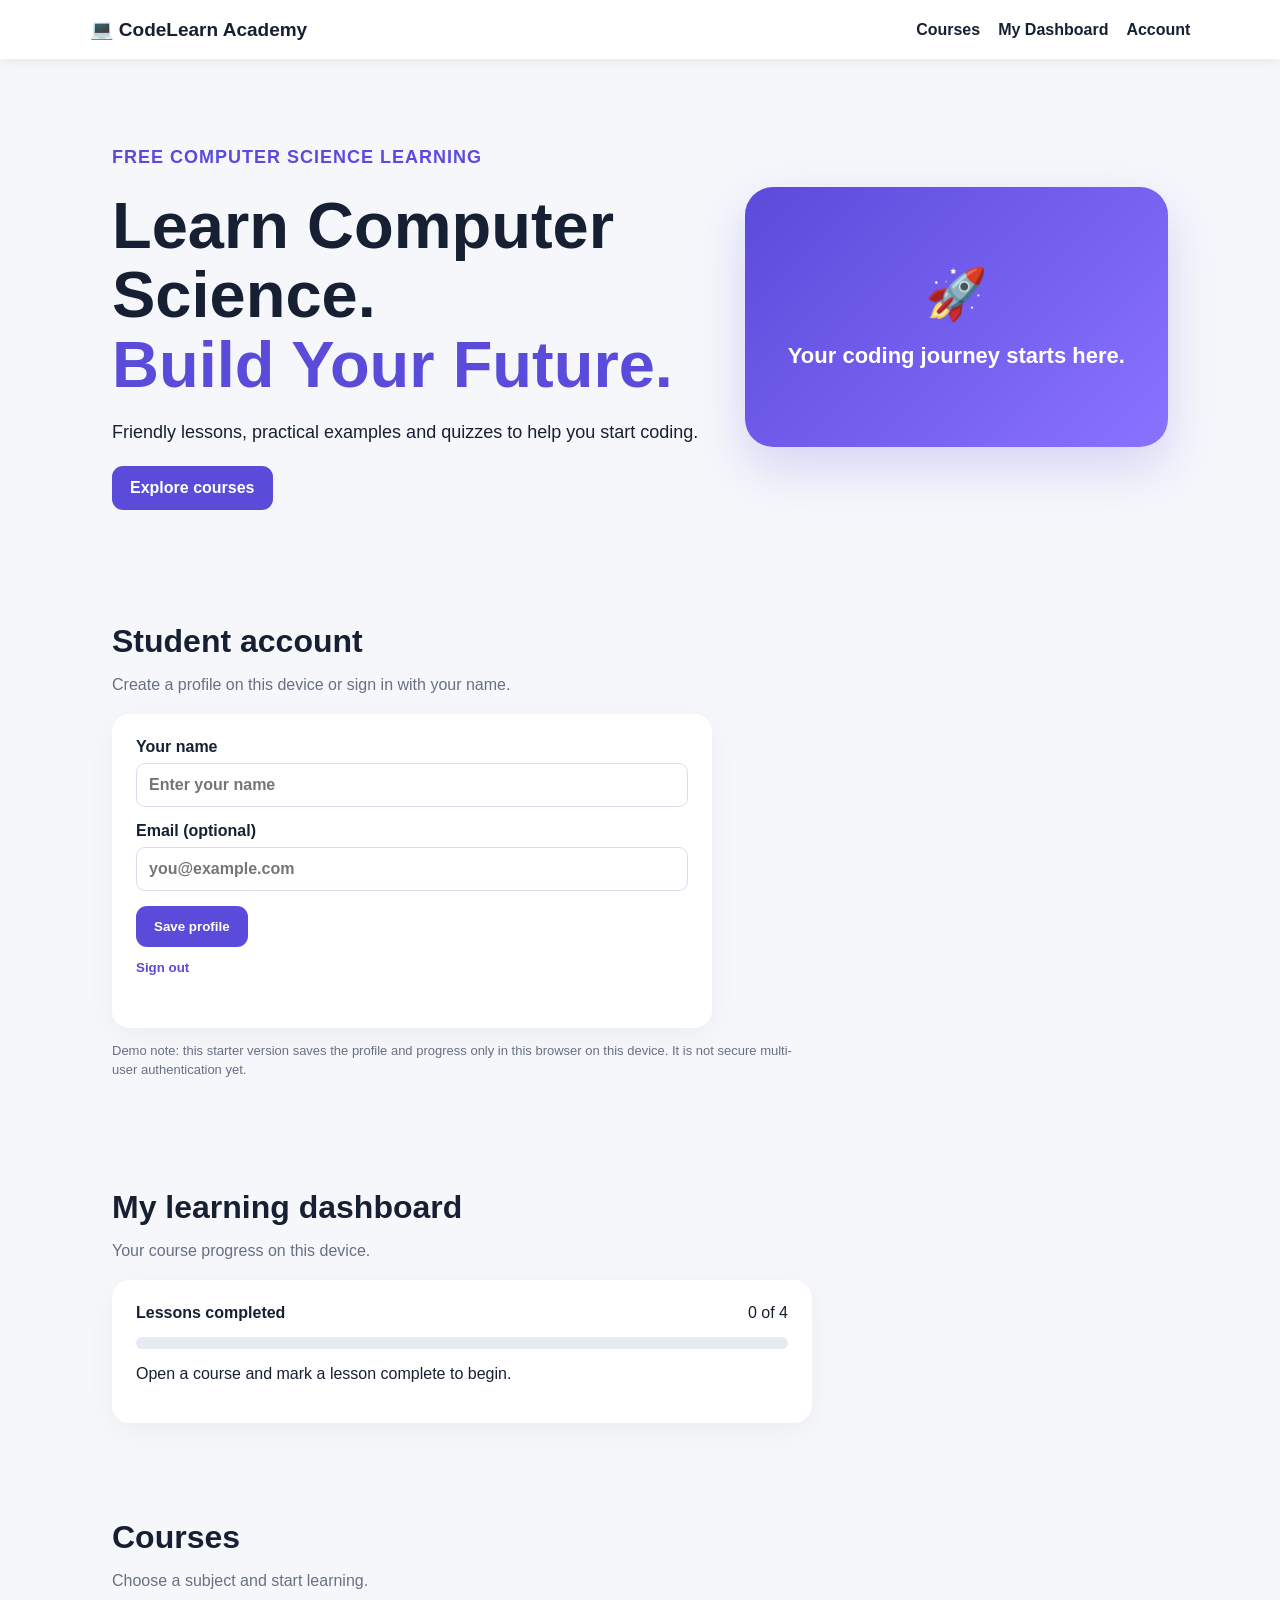
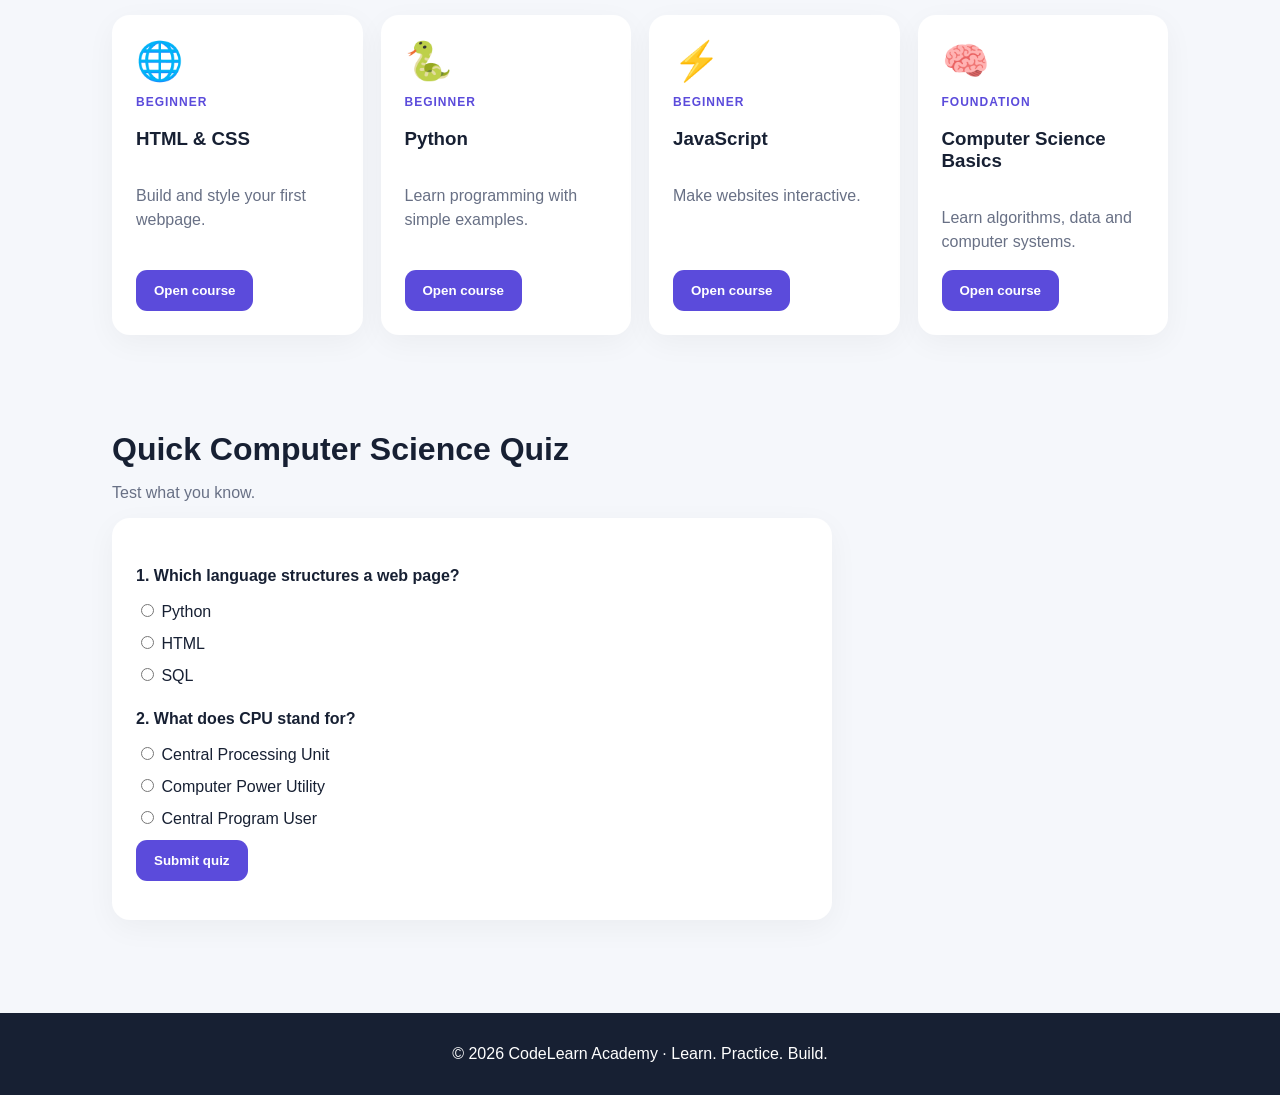
<file: index.html>
<!DOCTYPE html>
<html lang="en">
<head>
<meta charset="UTF-8"><meta name="viewport" content="width=device-width, initial-scale=1">
<title>CodeLearn Academy</title><link rel="stylesheet" href="style.css">
</head>
<body>
<header><a class="logo" href="#home">💻 CodeLearn Academy</a>
<nav><a href="#courses">Courses</a><a href="#dashboard">My Dashboard</a><a href="#account">Account</a></nav></header>
<main>
<section class="hero" id="home"><div><p class="tag">FREE COMPUTER SCIENCE LEARNING</p>
<h1>Learn Computer Science.<br><span>Build Your Future.</span></h1>
<p>Friendly lessons, practical examples and quizzes to help you start coding.</p>
<a class="button" href="#courses">Explore courses</a></div><div class="hero-card">🚀<strong>Your coding journey starts here.</strong></div></section>

<section id="account"><h2>Student account</h2><p class="sub">Create a profile on this device or sign in with your name.</p>
<div class="account-box"><form id="accountForm"><label>Your name<input id="studentName" required placeholder="Enter your name"></label>
<label>Email (optional)<input id="studentEmail" type="email" placeholder="you@example.com"></label>
<button class="button" type="submit">Save profile</button></form><button class="text-button" id="signOut" type="button">Sign out</button><p id="accountMessage" aria-live="polite"></p></div>
<p class="note">Demo note: this starter version saves the profile and progress only in this browser on this device. It is not secure multi-user authentication yet.</p></section>

<section id="dashboard"><h2 id="welcome">My learning dashboard</h2><p class="sub">Your course progress on this device.</p>
<div class="dashboard-card"><div class="progress-head"><strong>Lessons completed</strong><span id="progressCount">0 of 4</span></div><div class="progress-track"><div id="progressBar"></div></div><p id="progressMessage">Open a course and mark a lesson complete to begin.</p></div></section>

<section id="courses"><h2>Courses</h2><p class="sub">Choose a subject and start learning.</p><div class="grid">
<article class="course"><div class="icon">🌐</div><span class="level">BEGINNER</span><h3>HTML & CSS</h3><p>Build and style your first webpage.</p><button onclick="showLesson('HTML & CSS')">Open course</button></article>
<article class="course"><div class="icon">🐍</div><span class="level">BEGINNER</span><h3>Python</h3><p>Learn programming with simple examples.</p><button onclick="showLesson('Python')">Open course</button></article>
<article class="course"><div class="icon">⚡</div><span class="level">BEGINNER</span><h3>JavaScript</h3><p>Make websites interactive.</p><button onclick="showLesson('JavaScript')">Open course</button></article>
<article class="course"><div class="icon">🧠</div><span class="level">FOUNDATION</span><h3>Computer Science Basics</h3><p>Learn algorithms, data and computer systems.</p><button onclick="showLesson('Computer Science Basics')">Open course</button></article>
</div></section>

<section id="lesson" class="lesson hidden"><span class="level">COURSE LESSON</span><h2 id="lessonTitle"></h2><div id="lessonContent"></div>
<div class="lesson-actions"><button class="button" id="completeButton" onclick="completeLesson()">Mark lesson complete ✓</button><button class="secondary" onclick="closeLesson()">Back to courses</button></div><p id="lessonStatus" aria-live="polite"></p></section>

<section id="quiz"><h2>Quick Computer Science Quiz</h2><p class="sub">Test what you know.</p><div class="quiz-box">
<p><strong>1. Which language structures a web page?</strong></p><label><input type="radio" name="q1" value="wrong"> Python</label><label><input type="radio" name="q1" value="correct"> HTML</label><label><input type="radio" name="q1" value="wrong"> SQL</label>
<p><strong>2. What does CPU stand for?</strong></p><label><input type="radio" name="q2" value="correct"> Central Processing Unit</label><label><input type="radio" name="q2" value="wrong"> Computer Power Utility</label><label><input type="radio" name="q2" value="wrong"> Central Program User</label>
<button class="button" onclick="checkQuiz()">Submit quiz</button><div id="result" aria-live="polite"></div></div></section>
</main><footer>© 2026 CodeLearn Academy · Learn. Practice. Build.</footer><script src="script.js"></script>
</body></html>
</file>
<file: style.css>
*{box-sizing:border-box}html{scroll-behavior:smooth;scroll-padding-top:90px}body{margin:0;font-family:Arial,sans-serif;background:#f5f7fb;color:#172033}header{position:sticky;top:0;z-index:10;display:flex;justify-content:space-between;align-items:center;gap:15px;padding:18px 7%;background:#fff;box-shadow:0 2px 12px #00000012}.logo{font-size:19px;font-weight:800;color:#172033;text-decoration:none}nav a{color:#172033;text-decoration:none;margin-left:18px;font-weight:600}main{max-width:1100px;margin:auto;padding:0 22px}.hero{min-height:450px;display:grid;grid-template-columns:1.4fr 1fr;gap:40px;align-items:center;padding:65px 0}.tag,.level{font-weight:800;letter-spacing:1px;font-size:12px;color:#5b4bdb}h1{font-size:clamp(38px,6vw,65px);line-height:1.07;margin:15px 0}h1 span{color:#5b4bdb}.hero p{font-size:18px;line-height:1.7}.hero-card{min-height:260px;display:flex;flex-direction:column;justify-content:center;align-items:center;gap:20px;text-align:center;border-radius:28px;background:linear-gradient(135deg,#5b4bdb,#8a72ff);color:white;font-size:50px;padding:30px;box-shadow:0 20px 50px #5b4bdb35}.hero-card strong{font-size:22px}section{padding:48px 0}h2{font-size:32px;margin:0 0 8px}.sub{color:#687085}.button,.course button,.secondary,.text-button{border:0;border-radius:11px;padding:13px 18px;background:#5b4bdb;color:white;font-weight:700;cursor:pointer;text-decoration:none;display:inline-block}.grid{display:grid;grid-template-columns:repeat(4,1fr);gap:18px;margin-top:25px}.course,.quiz-box,.lesson,.account-box,.dashboard-card{background:white;padding:24px;border-radius:18px;box-shadow:0 8px 30px #0000000b}.course{min-height:250px;display:flex;flex-direction:column}.course p{color:#687085;line-height:1.5;flex:1}.course button{align-self:flex-start}.icon{font-size:38px;margin-bottom:12px}.account-box{max-width:600px;margin-top:20px}.account-box label{display:block;font-weight:700;margin-bottom:15px}.account-box input{display:block;width:100%;margin-top:7px;padding:12px;border:1px solid #d9deea;border-radius:9px;font:inherit}.text-button{background:transparent;color:#5b4bdb;padding-left:0}.note{font-size:13px;color:#687085;max-width:700px;line-height:1.5}.dashboard-card{max-width:700px;margin-top:20px}.progress-head{display:flex;justify-content:space-between;gap:15px}.progress-track{height:12px;background:#e8eaf3;border-radius:99px;overflow:hidden;margin:15px 0}.progress-track div{height:100%;width:0;background:#5b4bdb;transition:width .2s}.lesson{margin:20px 0}.lesson li{margin:10px 0;line-height:1.5}.lesson pre{background:#172033;color:#f4f4ff;padding:18px;border-radius:10px;overflow:auto}.lesson-actions{display:flex;gap:10px;flex-wrap:wrap}.secondary{background:#e9e7ff;color:#4435b5}.hidden{display:none}.quiz-box{max-width:720px}.quiz-box label{display:block;margin:12px 0}.quiz-box p{margin-top:25px}#result,#accountMessage,#lessonStatus{font-weight:700;margin-top:15px}footer{text-align:center;padding:32px;background:#172033;color:white;margin-top:45px}@media(max-width:800px){.hero{grid-template-columns:1fr}.grid{grid-template-columns:1fr 1fr}header{padding:15px 4%}nav a{margin-left:8px;font-size:13px}}@media(max-width:520px){.grid{grid-template-columns:1fr}.logo{font-size:16px}header{align-items:flex-start;flex-direction:column}nav a{margin:0 14px 0 0}}
</file>
